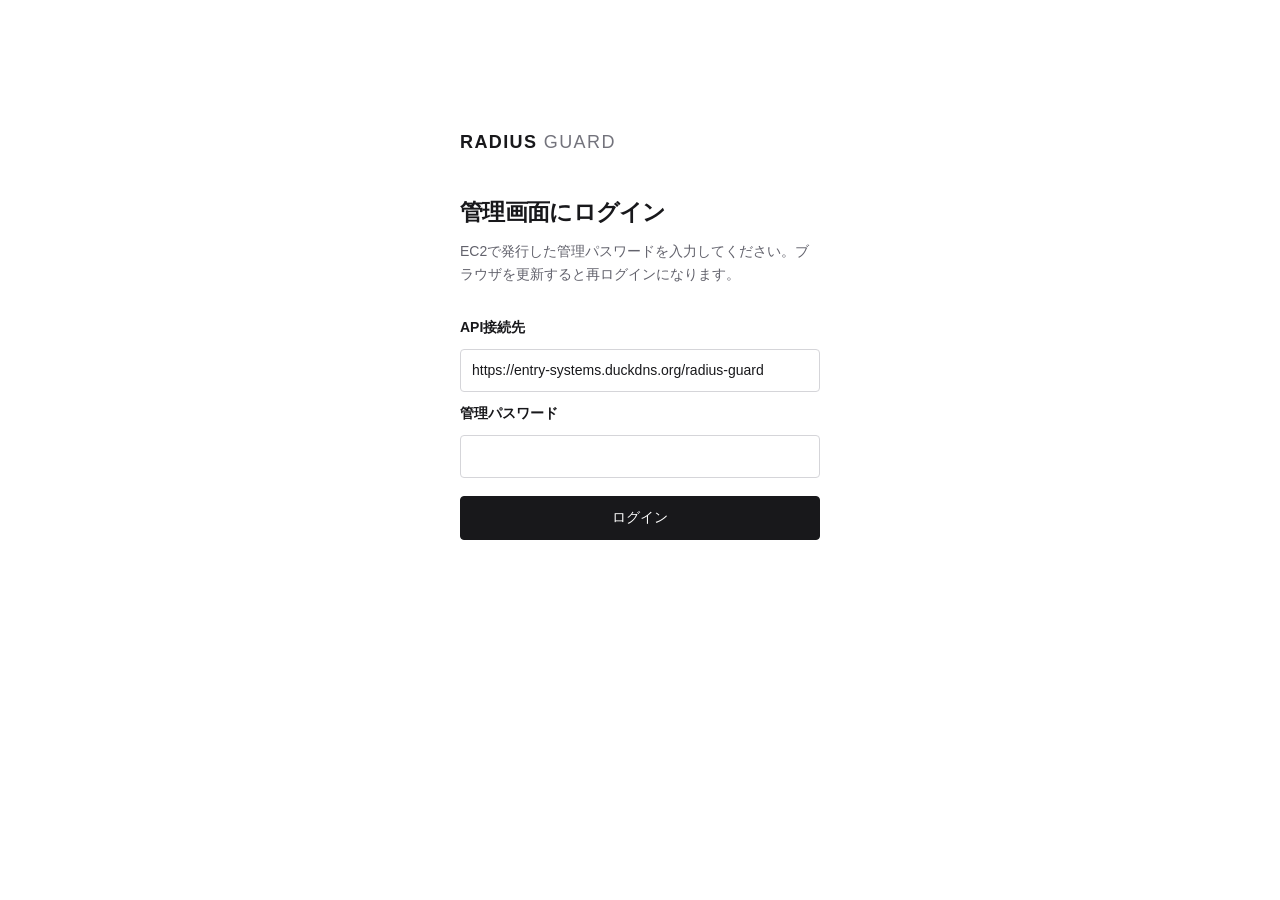
<file: docs/index.html>
<!doctype html>
<html lang="ja"><head><meta charset="utf-8"><meta name="viewport" content="width=device-width,initial-scale=1"><title>Radius Guard</title><link rel="stylesheet" href="./style.css"><script src="./config.js"></script><script defer src="./app.js"></script></head>
<body>
<section id="login" class="login"><div class="wordmark">RADIUS <span>GUARD</span></div><h1>管理画面にログイン</h1><p>EC2で発行した管理パスワードを入力してください。ブラウザを更新すると再ログインになります。</p><form id="login-form"><label for="api-url">API接続先</label><input id="api-url" type="url" autocomplete="url" required><label for="password">管理パスワード</label><input id="password" type="password" autocomplete="current-password" required><button type="submit">ログイン</button></form><p id="login-error" role="alert"></p></section>
<div id="shell" hidden>
<aside><div class="wordmark">RADIUS <span>GUARD</span></div><label for="guild">サーバー</label><select id="guild"></select><nav aria-label="管理メニュー"><button class="active" data-tab="overview">概要</button><button data-tab="settings">保護設定</button><button data-tab="events">検知履歴</button><button data-tab="recovery">バックアップ・復旧</button></nav><div class="aside-bottom"><span id="connection">接続確認中</span><button id="logout" class="quiet">ログアウト</button></div></aside>
<main><header><div><span class="eyebrow">SERVER SECURITY</span><h1 id="server-name">サーバーを選択</h1></div><button id="refresh" class="quiet">更新</button></header>
<p id="notice" role="status" hidden></p>
<div id="empty" hidden><h2>導入済みサーバーがありません</h2><p>Botを招待し、Discord接続後に更新してください。手順はREADME_JA.mdに記載しています。</p></div>
<div id="content">
<section data-panel="overview"><div class="section-title"><h2>保護状況</h2><span id="protection" class="badge"></span></div><div class="stats"><div><span>直近の履歴</span><strong id="event-count">—</strong></div><div><span>最新バックアップ</span><strong id="last-backup">—</strong></div><div><span>緊急ロック</span><strong id="lock-status">—</strong></div></div>
<h2>緊急操作</h2><div class="action-row"><div><h3>サーバーをロック</h3><p>通常メンバーの投稿・スレッド作成・VC接続を制限します。管理者権限、既存Webhook、外部アプリは制限対象外です。</p></div><div class="buttons"><button id="lock" class="danger">緊急ロック</button><button id="unlock" class="quiet">ロック解除</button></div></div>
<div class="action-row"><div><h3>大量入室への対応</h3><p id="join-status">通常監視中</p><p>検知した時間帯の入室者と、検知後の新規参加者をタイムアウトします。</p></div><button id="release" class="quiet">入室警戒を解除</button></div>
<h2>Botの権限確認</h2><div id="checks" class="checks"></div><p id="hierarchy" class="muted"></p>
<h2>最近の履歴</h2><div id="recent-events"></div></section>
<section data-panel="settings" hidden><h2>保護設定</h2><form id="settings-form"><div id="fields"></div><div class="form-footer"><p>設定は選択中のサーバーに適用されます。</p><button type="submit">設定を保存</button></div></form></section>
<section data-panel="events" hidden><div class="section-title"><h2>検知・操作履歴</h2><span class="muted">最新100件</span></div><div id="all-events"></div></section>
<section data-panel="recovery" hidden><h2>バックアップ・復旧</h2><p>起動時に初回保存し、その後は約6時間ごとに保存します。サーバーごとに最新30件を保持します。</p><div class="action-row"><div><h3>構成を保存</h3><p>ロール、カテゴリ、テキスト・VCチャンネル、権限設定を保存します。</p></div><button id="backup">今すぐ保存</button></div><div class="action-row"><div><h3>自動保存</h3><p id="freeze-status"></p></div><button id="resume" class="quiet">自動保存を再開</button></div><div class="callout">復旧は削除された構成の再作成です。メッセージ、元のID、メンバーへのロール再付与、BAN解除は復元しません。既存構成の改変は自動で巻き戻しません。フォーラム・ステージ・スレッドは対象外です。お知らせチャンネルは通常テキストとして再作成します。</div><div id="snapshots"></div></section>
</div></main></div>
<dialog id="confirm-dialog"><form method="dialog"><h2 id="confirm-title"></h2><p id="confirm-text"></p><div class="buttons"><button value="cancel" class="quiet">キャンセル</button><button value="ok" class="danger">実行する</button></div></form></dialog>
</body></html>
</file>
<file: docs/style.css>
:root{font-family:Inter,"Noto Sans JP",-apple-system,BlinkMacSystemFont,"Segoe UI",sans-serif;color:#18181b;background:#fff;font-size:14px;line-height:1.65}*{box-sizing:border-box}[hidden]{display:none!important}body{margin:0}button,input,select{font:inherit}button{border:1px solid #18181b;background:#18181b;color:#fff;padding:9px 15px;cursor:pointer;border-radius:4px;white-space:nowrap}button:hover{opacity:.82}button:disabled{opacity:.45;cursor:wait}button.quiet{background:#fff;color:#222;border-color:#d5d5d9}button.danger{background:#b42318;border-color:#b42318}button:focus-visible,input:focus-visible,select:focus-visible{outline:2px solid #2563eb;outline-offset:3px}input,select{border:1px solid #d5d5d9;border-radius:4px;background:#fff;padding:9px 11px;color:#18181b}label{display:block;font-weight:600;margin-bottom:7px}h1,h2,h3,p{margin-top:0}h1{font-size:27px;letter-spacing:-.7px;line-height:1.4;margin-bottom:0}h2{font-size:17px;margin:32px 0 16px}h3{font-size:14px;margin-bottom:5px}p{color:#62626c}aside{width:232px;position:fixed;inset:0 auto 0 0;border-right:1px solid #e5e5e9;background:#fafafa;padding:28px 20px;display:flex;flex-direction:column}.wordmark{font-weight:800;letter-spacing:1.4px;font-size:18px;margin-bottom:38px}.wordmark span{font-weight:400;color:#73737c}aside label{font-size:11px;color:#73737c}aside select{width:100%;font-size:13px}nav{display:grid;gap:5px;margin-top:28px}nav button{background:transparent;border:0;color:#62626c;text-align:left;padding:11px 13px}nav button.active{background:#ededf0;color:#18181b;font-weight:600}.aside-bottom{margin-top:auto;display:grid;gap:14px;font-size:12px;color:#73737c}main{margin-left:232px;padding:36px 48px;max-width:1380px}header{display:flex;justify-content:space-between;align-items:center;border-bottom:1px solid #e5e5e9;padding-bottom:26px;margin-bottom:28px}.eyebrow{display:block;color:#73737c;letter-spacing:1.8px;font-size:10px;margin-bottom:9px}.section-title{display:flex;align-items:center;justify-content:space-between;gap:12px}.section-title h2{margin-top:0}.badge{border:1px solid #ccc;padding:3px 10px;font-size:12px;color:#333}.stats{display:grid;grid-template-columns:repeat(3,1fr);border:1px solid #e5e5e9;margin-bottom:35px}.stats>div{padding:20px 23px;border-right:1px solid #e5e5e9}.stats>div:last-child{border:0}.stats span{display:block;color:#73737c;font-size:12px}.stats strong{display:block;font-size:21px;font-weight:600;margin-top:8px}.action-row{display:flex;align-items:center;justify-content:space-between;gap:25px;padding:21px 0;border-bottom:1px solid #e5e5e9}.action-row p{max-width:610px;font-size:13px;margin-bottom:0}.buttons{display:flex;gap:9px;justify-content:flex-end}.checks{display:grid;grid-template-columns:repeat(2,1fr);gap:0 25px}.check{display:flex;justify-content:space-between;padding:9px 0;border-bottom:1px solid #eee}.check .bad{color:#b42318}.muted{color:#73737c;font-size:12px}.event{padding:15px 0;border-bottom:1px solid #e5e5e9}.event-head{display:flex;gap:15px;align-items:center;justify-content:space-between}.event-head time{font-size:11px;color:#73737c;white-space:nowrap}.event small{color:#73737c}.event p{font-size:13px;margin:6px 0 0;white-space:pre-wrap;overflow-wrap:anywhere}.field{display:flex;align-items:center;justify-content:space-between;gap:24px;padding:18px 0;border-bottom:1px solid #e5e5e9}.field label{margin-bottom:3px}.field p{margin:0;font-size:12px}.field input[type=number]{width:95px}.field input[type=checkbox]{width:19px;height:19px;accent-color:#18181b;cursor:pointer}.field select{max-width:260px}.form-footer{display:flex;justify-content:space-between;align-items:center;margin-top:25px;gap:20px}.form-footer p{font-size:12px;margin:0}.callout{border-left:3px solid #a1a1aa;background:#f6f6f7;padding:14px 18px;font-size:13px;color:#62626c;margin:24px 0}.login{max-width:400px;margin:12vh auto;padding:20px}.login h1{font-size:23px;margin-bottom:12px}.login form{margin-top:30px;display:grid;gap:10px}.login form label{margin:0}.login form button{margin-top:8px}#login-error{color:#b42318;margin-top:16px}#notice{border:1px solid #d5d5d9;background:#f8f8f8;padding:12px 16px;white-space:pre-wrap;overflow-wrap:anywhere}dialog{border:1px solid #ddd;border-radius:6px;max-width:480px;padding:25px}dialog h2{margin-top:0}dialog::backdrop{background:#0005}dialog p{white-space:pre-wrap}@media(max-width:850px){aside{width:190px;padding:24px 15px}main{margin-left:190px;padding:28px 24px}.stats strong{font-size:16px}.stats>div{padding:14px}.action-row{align-items:flex-start;flex-direction:column;gap:14px}}@media(max-width:600px){aside{position:static;width:100%;padding:18px 20px;border-right:0;border-bottom:1px solid #ddd}.wordmark{margin-bottom:16px}aside label{display:none}nav{display:flex;overflow:auto;margin-top:15px;gap:2px}nav button{padding:8px 11px;font-size:12px}.aside-bottom{margin-top:12px;display:flex;align-items:center;justify-content:space-between}.aside-bottom button{padding:3px 10px;font-size:11px}main{margin-left:0;padding:24px 20px}h1{font-size:23px}.stats{grid-template-columns:1fr}.stats>div{border-right:0;border-bottom:1px solid #eee;display:flex;justify-content:space-between;align-items:center}.stats strong{margin:0}.checks{grid-template-columns:1fr}.field{gap:12px}.field select{max-width:160px}.field p{max-width:230px}.form-footer{align-items:flex-start;flex-direction:column}.login{margin-top:7vh}.event-head{align-items:flex-start;gap:8px}dialog{width:calc(100% - 30px)}}
</file>
